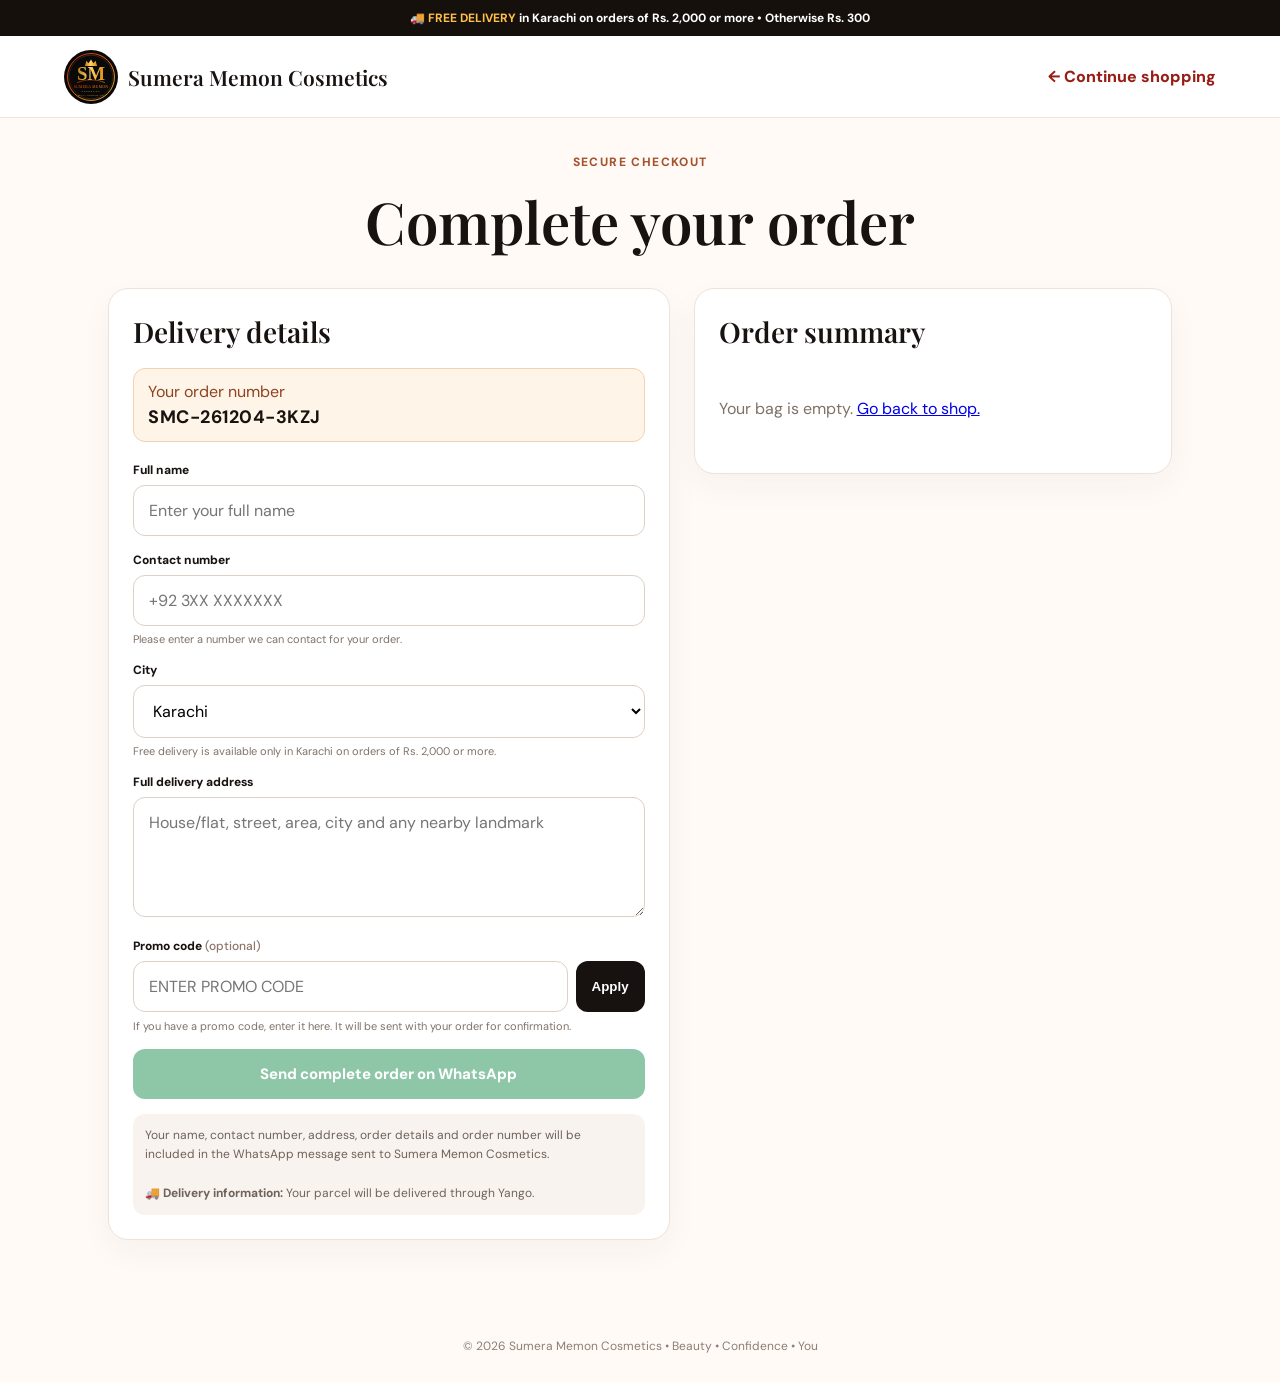
<file: checkout.html>
<!DOCTYPE html>
<html lang="en">
<head>
<meta charset="UTF-8">
<meta name="viewport" content="width=device-width,initial-scale=1">
<title>Checkout • Sumera Memon Cosmetics</title>
<meta name="description" content="Complete your Sumera Memon Cosmetics order.">
<link rel="preconnect" href="https://fonts.googleapis.com">
<link rel="preconnect" href="https://fonts.gstatic.com" crossorigin>
<link href="https://fonts.googleapis.com/css2?family=DM+Sans:wght@400;500;600;700;800&family=Playfair+Display:wght@500;600;700&display=swap" rel="stylesheet">
<style>
*{box-sizing:border-box}body{margin:0;font-family:"DM Sans",Arial,sans-serif;color:#181310;background:#fffaf6}.topbar{background:#16100d;color:#fff;text-align:center;padding:10px 16px;font-size:12px;font-weight:700}.topbar strong{color:#ffbf49}.nav{min-height:82px;background:#fff;display:flex;align-items:center;justify-content:space-between;padding:12px 5%;border-bottom:1px solid #eee4dc}.brand{display:flex;align-items:center;gap:10px;color:#181310;text-decoration:none;font-weight:800}.brand img{width:54px;height:54px}.brand span{font:600 21px "Playfair Display",serif}.back{color:#981d16;text-decoration:none;font-weight:800}.wrap{max-width:1100px;margin:36px auto 70px;padding:0 18px}.title{text-align:center;margin-bottom:28px}.title p{color:#a5532d;font-size:12px;font-weight:800;letter-spacing:1.4px}.title h1{font:600 clamp(36px,6vw,58px) "Playfair Display",serif;margin:6px 0}.checkout-grid{display:grid;grid-template-columns:1.08fr .92fr;gap:24px;align-items:start}.card{background:#fff;border:1px solid #eee2da;border-radius:20px;padding:24px;box-shadow:0 12px 32px #4b2a180b}.card h2{font:600 28px "Playfair Display",serif;margin:0 0 18px}.order-id{background:#fff4e8;border:1px solid #f2d2b0;border-radius:12px;padding:12px 14px;margin-bottom:20px;color:#8f431f}.order-id b{display:block;color:#181310;font-size:18px;margin-top:3px;letter-spacing:.5px}.field{margin-bottom:16px}.field label{display:block;font-size:12px;font-weight:800;margin-bottom:7px}.field input,.field textarea,.field select{width:100%;border:1px solid #ddd0c6;border-radius:12px;padding:14px 15px;font:inherit;background:#fff;outline:none}.field input:focus,.field textarea:focus,.field select:focus{border-color:#981d16;box-shadow:0 0 0 3px #981d1612}.field textarea{min-height:120px;resize:vertical}.help{font-size:11px;color:#81736a;margin-top:6px}.promo-wrap{display:grid;grid-template-columns:1fr auto;gap:8px}.promo-wrap input{text-transform:uppercase}.apply-promo{border:0;background:#17110f;color:#fff;border-radius:12px;padding:0 16px;font-weight:800;cursor:pointer}.apply-promo:hover{background:#981d16}.promo-status{font-size:11px;margin-top:7px;color:#81736a}.promo-status.ok{color:#1f8f53;font-weight:700}.send{width:100%;border:0;background:#1f8f53;color:#fff;border-radius:12px;padding:15px 18px;font:800 15px "DM Sans",sans-serif;cursor:pointer}.send:hover{background:#187845}.summary-item{display:grid;grid-template-columns:1fr auto;gap:12px;padding:13px 0;border-bottom:1px solid #eee4dd}.summary-item small{display:block;color:#8d7669;margin-top:3px}.summary-row{display:flex;justify-content:space-between;padding:7px 0;color:#6f625a}.summary-total{display:flex;justify-content:space-between;border-top:1px solid #e8ddd6;margin-top:9px;padding-top:16px;font-size:20px;font-weight:800;color:#981d16}.empty{padding:30px 0;color:#7f7167}.note{background:#f8f3ef;border-radius:12px;padding:12px;margin-top:15px;font-size:12px;line-height:1.6;color:#6f625a}.footer{text-align:center;padding:28px;color:#8c7e75;font-size:12px}.hidden{display:none}@media(max-width:820px){.checkout-grid{grid-template-columns:1fr}.brand span{font-size:17px}.nav{padding:10px 16px}.wrap{margin-top:24px}.summary-card{order:-1}}@media(max-width:520px){.card{padding:18px}.brand img{width:44px;height:44px}.back{font-size:13px}}
</style>
</head>
<body>
<div class="topbar">🚚 <strong>FREE DELIVERY</strong> in Karachi on orders of Rs. 2,000 or more • Otherwise Rs. 300</div>
<header class="nav">
  <a class="brand" href="index.html"><img src="logo.svg" alt="Sumera Memon Cosmetics"><span>Sumera Memon Cosmetics</span></a>
  <a class="back" href="index.html">← Continue shopping</a>
</header>

<main class="wrap">
  <div class="title"><p>SECURE CHECKOUT</p><h1>Complete your order</h1></div>
  <div class="checkout-grid">
    <section class="card">
      <h2>Delivery details</h2>
      <div class="order-id">Your order number<b id="orderNumber">Generating…</b></div>
      <form id="checkoutForm">
        <div class="field">
          <label for="fullName">Full name</label>
          <input id="fullName" name="fullName" autocomplete="name" required minlength="2" placeholder="Enter your full name">
        </div>
        <div class="field">
          <label for="contactNumber">Contact number</label>
          <input id="contactNumber" name="contactNumber" type="tel" autocomplete="tel" required minlength="10" placeholder="+92 3XX XXXXXXX">
          <div class="help">Please enter a number we can contact for your order.</div>
        </div>
        <div class="field">
          <label for="city">City</label>
          <select id="city" name="city" required>
            <option value="Karachi" selected>Karachi</option>
            <option value="Other">Other city</option>
          </select>
          <div class="help">Free delivery is available only in Karachi on orders of Rs. 2,000 or more.</div>
        </div>
        <div class="field">
          <label for="fullAddress">Full delivery address</label>
          <textarea id="fullAddress" name="fullAddress" autocomplete="street-address" required minlength="10" placeholder="House/flat, street, area, city and any nearby landmark"></textarea>
        </div>
        <div class="field">
          <label for="promoCode">Promo code <span style="font-weight:500;color:#8d7669">(optional)</span></label>
          <div class="promo-wrap">
            <input id="promoCode" name="promoCode" type="text" maxlength="30" placeholder="Enter promo code">
            <button class="apply-promo" type="button" id="applyPromoBtn">Apply</button>
          </div>
          <div id="promoStatus" class="promo-status">If you have a promo code, enter it here. It will be sent with your order for confirmation.</div>
        </div>
        <button class="send" type="submit">Send complete order on WhatsApp</button>
      </form>
      <div class="note">Your name, contact number, address, order details and order number will be included in the WhatsApp message sent to Sumera Memon Cosmetics.<br><br>🚚 <strong>Delivery information:</strong> Your parcel will be delivered through Yango.</div>
    </section>

    <aside class="card summary-card">
      <h2>Order summary</h2>
      <div id="orderItems"></div>
      <div id="pricingBlock">
        <div class="summary-row"><span>Items</span><strong id="itemsSubtotal">Rs. 0</strong></div>
        <div id="discountRow" class="summary-row hidden"><span>Bundle discount</span><strong id="bundleDiscount">- Rs. 0</strong></div>
        <div class="summary-row"><span>Subtotal</span><strong id="subtotal">Rs. 0</strong></div>
        <div class="summary-row"><span>Delivery</span><strong id="delivery">Rs. 0</strong></div>
        <div class="summary-total"><span>Total</span><strong id="total">Rs. 0</strong></div>
      </div>
    </aside>
  </div>
</main>
<div class="footer">© 2026 Sumera Memon Cosmetics • Beauty • Confidence • You</div>

<script src="products.js?v=20260924-1016"></script>
<script>
const WA_NUMBER="923398091875";
const money=n=>"Rs. "+Number(n||0).toLocaleString("en-PK");
let cart=JSON.parse(localStorage.getItem("smc_cart")||"[]");
let appliedPromo="";

function pricing(city=document.getElementById("city")?.value||"Karachi"){
  const itemsTotal=cart.reduce((s,p)=>s+Number(p.price||0),0);
  const groups={};
  cart.forEach(p=>{if(p.bundleGroup)groups[p.bundleGroup]=(groups[p.bundleGroup]||0)+1});
  let discount=0;
  Object.entries(groups).forEach(([group,count])=>{
    const p=PRODUCTS.find(x=>x.bundleGroup===group);
    if(p&&p.bundleQty&&p.bundlePrice){
      const pairs=Math.floor(count/p.bundleQty);
      discount+=pairs*((p.price*p.bundleQty)-p.bundlePrice);
    }
  });
  const subtotal=itemsTotal-discount;
  const delivery=subtotal===0?0:(city==="Karachi"&&subtotal>=2000?0:300);
  return {itemsTotal,discount,subtotal,delivery,total:subtotal+delivery};
}

function makeOrderNumber(){
  const now=new Date();
  const yy=String(now.getFullYear()).slice(-2);
  const mm=String(now.getMonth()+1).padStart(2,"0");
  const dd=String(now.getDate()).padStart(2,"0");
  let rnd="";
  if(window.crypto&&crypto.getRandomValues){
    const a=new Uint32Array(1);crypto.getRandomValues(a);rnd=(a[0]%1679616).toString(36).toUpperCase().padStart(4,"0");
  }else{
    rnd=Math.random().toString(36).slice(2,6).toUpperCase();
  }
  return "SMC-"+yy+mm+dd+"-"+rnd;
}

let orderNo=sessionStorage.getItem("smc_order_no");
if(!orderNo){orderNo=makeOrderNumber();sessionStorage.setItem("smc_order_no",orderNo);}
document.getElementById("orderNumber").textContent=orderNo;

function renderSummary(){
  const holder=document.getElementById("orderItems");
  if(!cart.length){
    holder.innerHTML='<div class="empty">Your bag is empty. <a href="index.html">Go back to shop.</a></div>';
    document.getElementById("pricingBlock").classList.add("hidden");
    document.querySelector(".send").disabled=true;
    document.querySelector(".send").style.opacity=".5";
    return;
  }
  holder.innerHTML=cart.map(p=>'<div class="summary-item"><div><strong>'+p.name+'</strong><small>'+(p.shade||"")+'</small></div><strong>'+money(p.price)+'</strong></div>').join("");
  const x=pricing(document.getElementById("city").value);
  itemsSubtotal.textContent=money(x.itemsTotal);
  bundleDiscount.textContent="- "+money(x.discount);
  discountRow.classList.toggle("hidden",x.discount<=0);
  subtotal.textContent=money(x.subtotal);
  delivery.textContent=x.delivery===0&&x.subtotal>=2000&&document.getElementById("city").value==="Karachi"?"FREE":money(x.delivery);
  total.textContent=money(x.total);
}

document.getElementById("applyPromoBtn").addEventListener("click",function(){
  const input=document.getElementById("promoCode");
  const status=document.getElementById("promoStatus");
  appliedPromo=input.value.trim().toUpperCase();
  if(!appliedPromo){
    status.textContent="Enter a promo code first.";
    status.className="promo-status";
    return;
  }
  input.value=appliedPromo;
  status.textContent="Promo code added to your order. It will be verified on WhatsApp.";
  status.className="promo-status ok";
});

document.getElementById("checkoutForm").addEventListener("submit",function(e){
  e.preventDefault();
  if(!cart.length)return;
  if(!this.reportValidity())return;

  const name=document.getElementById("fullName").value.trim();
  const phone=document.getElementById("contactNumber").value.trim();
  const city=document.getElementById("city").value;
  const address=document.getElementById("fullAddress").value.trim();
  const promo=(appliedPromo||document.getElementById("promoCode").value.trim().toUpperCase());
  const x=pricing(city);
  const deliveryText=x.delivery===0&&x.subtotal>=2000&&city==="Karachi"?"FREE":money(x.delivery);
  const discountText=x.discount>0?"\nBundle discount: -"+money(x.discount):"";
  const itemLines=cart.map((p,i)=>(i+1)+". "+p.name+" ("+(p.shade||"Default")+") — "+money(p.price)).join("\n");

  const message=
    "NEW ORDER — Sumera Memon Cosmetics\n\n"+
    "Order Number: "+orderNo+"\n"+
    "Name: "+name+"\n"+
    "Contact: "+phone+"\n"+
    "City: "+city+"\n"+
    "Full Address: "+address+"\n"+
    (promo?"Promo Code: "+promo+"\n":"")+
    "\nORDER ITEMS\n"+itemLines+
    discountText+
    "\n\nSubtotal: "+money(x.subtotal)+
    "\nDelivery: "+deliveryText+
    "\nTOTAL: "+money(x.total);

  window.location.href="https://wa.me/"+WA_NUMBER+"?text="+encodeURIComponent(message);
});

document.getElementById("city").addEventListener("change",renderSummary);
renderSummary();
</script>
</body>
</html>
</file>
